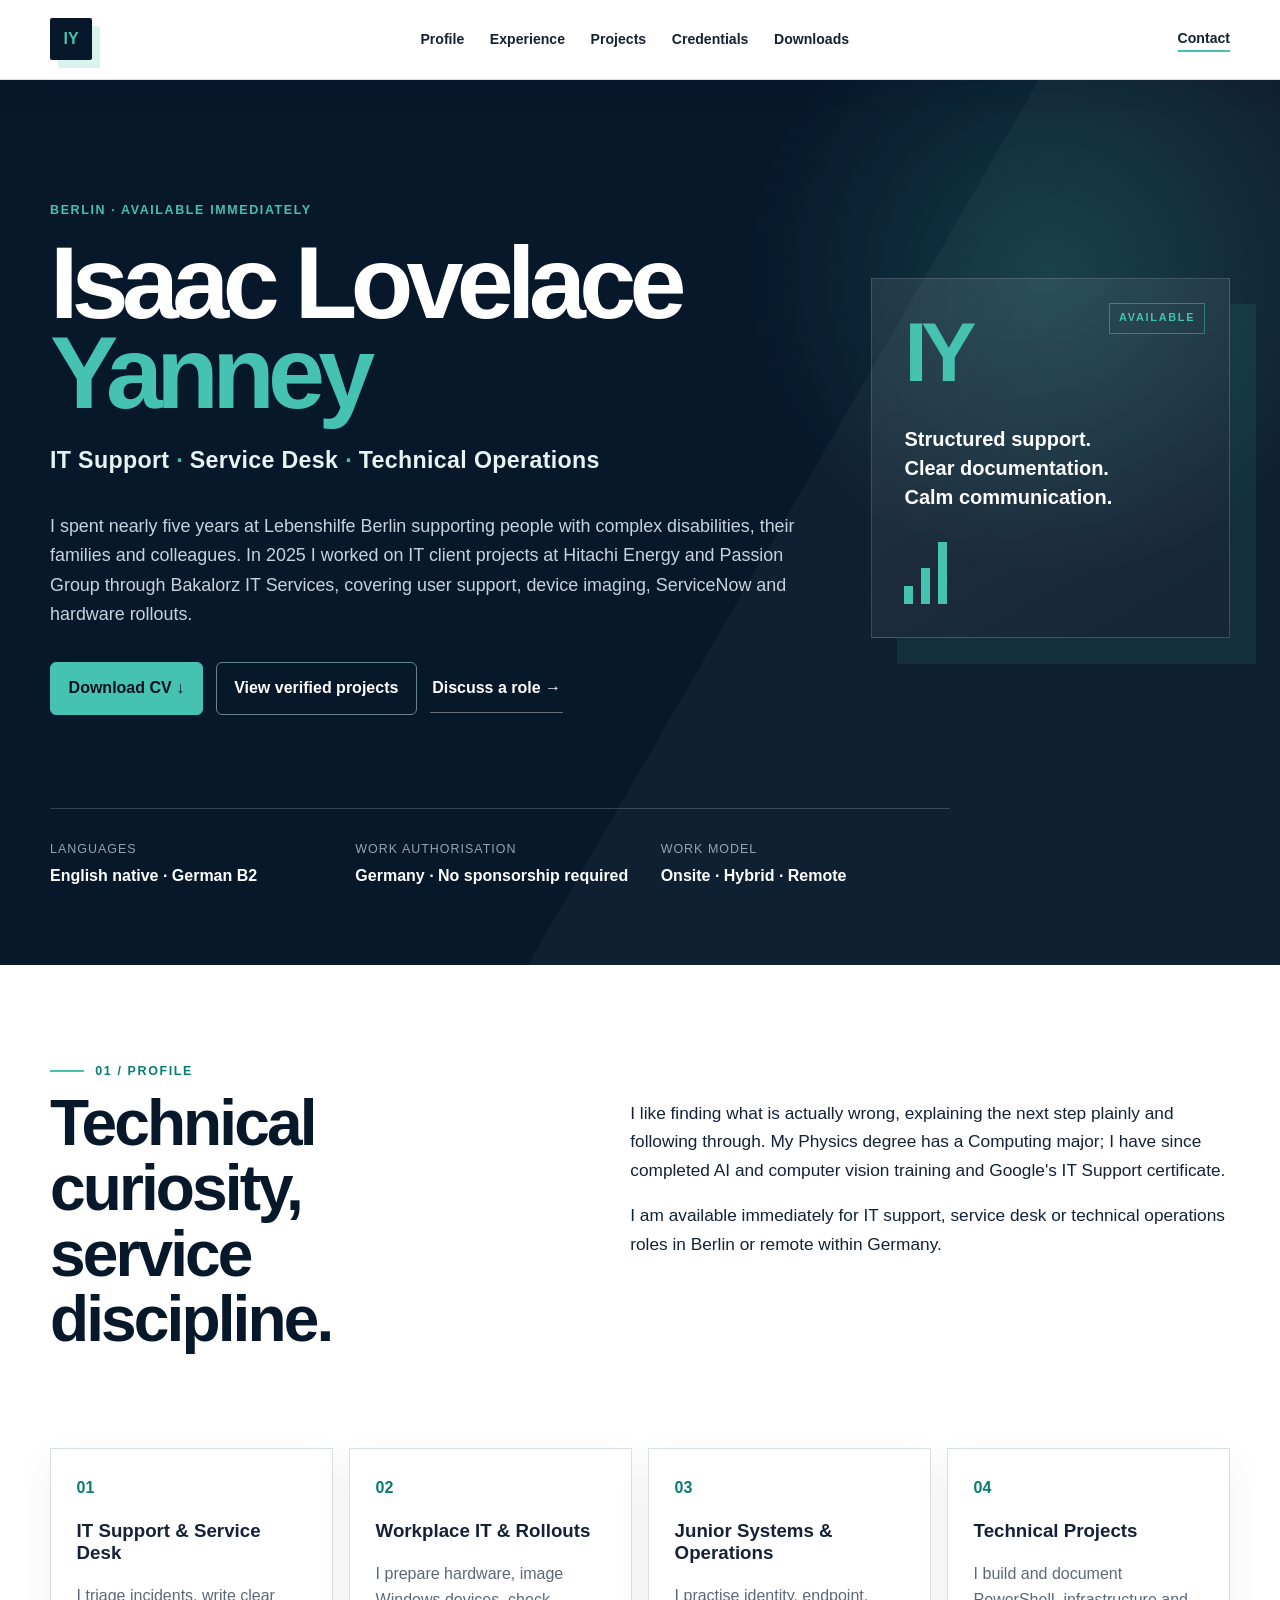
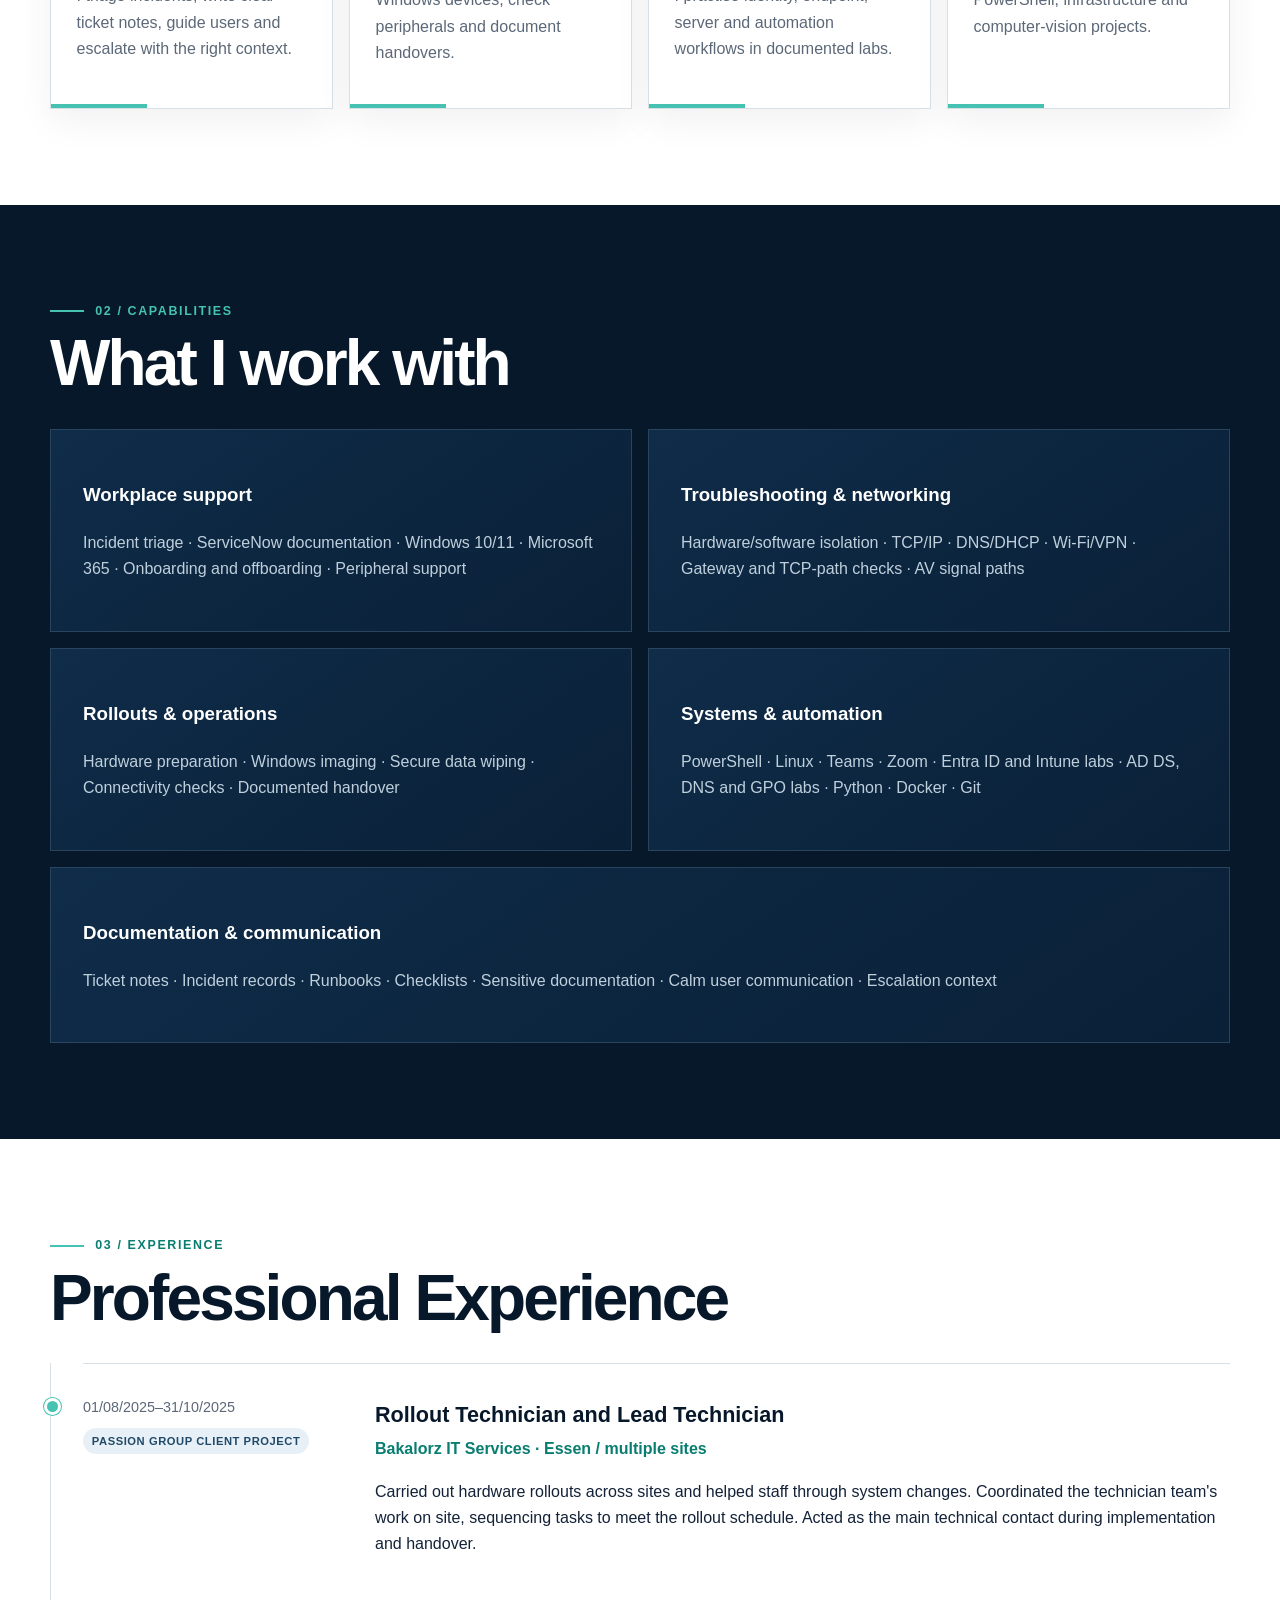
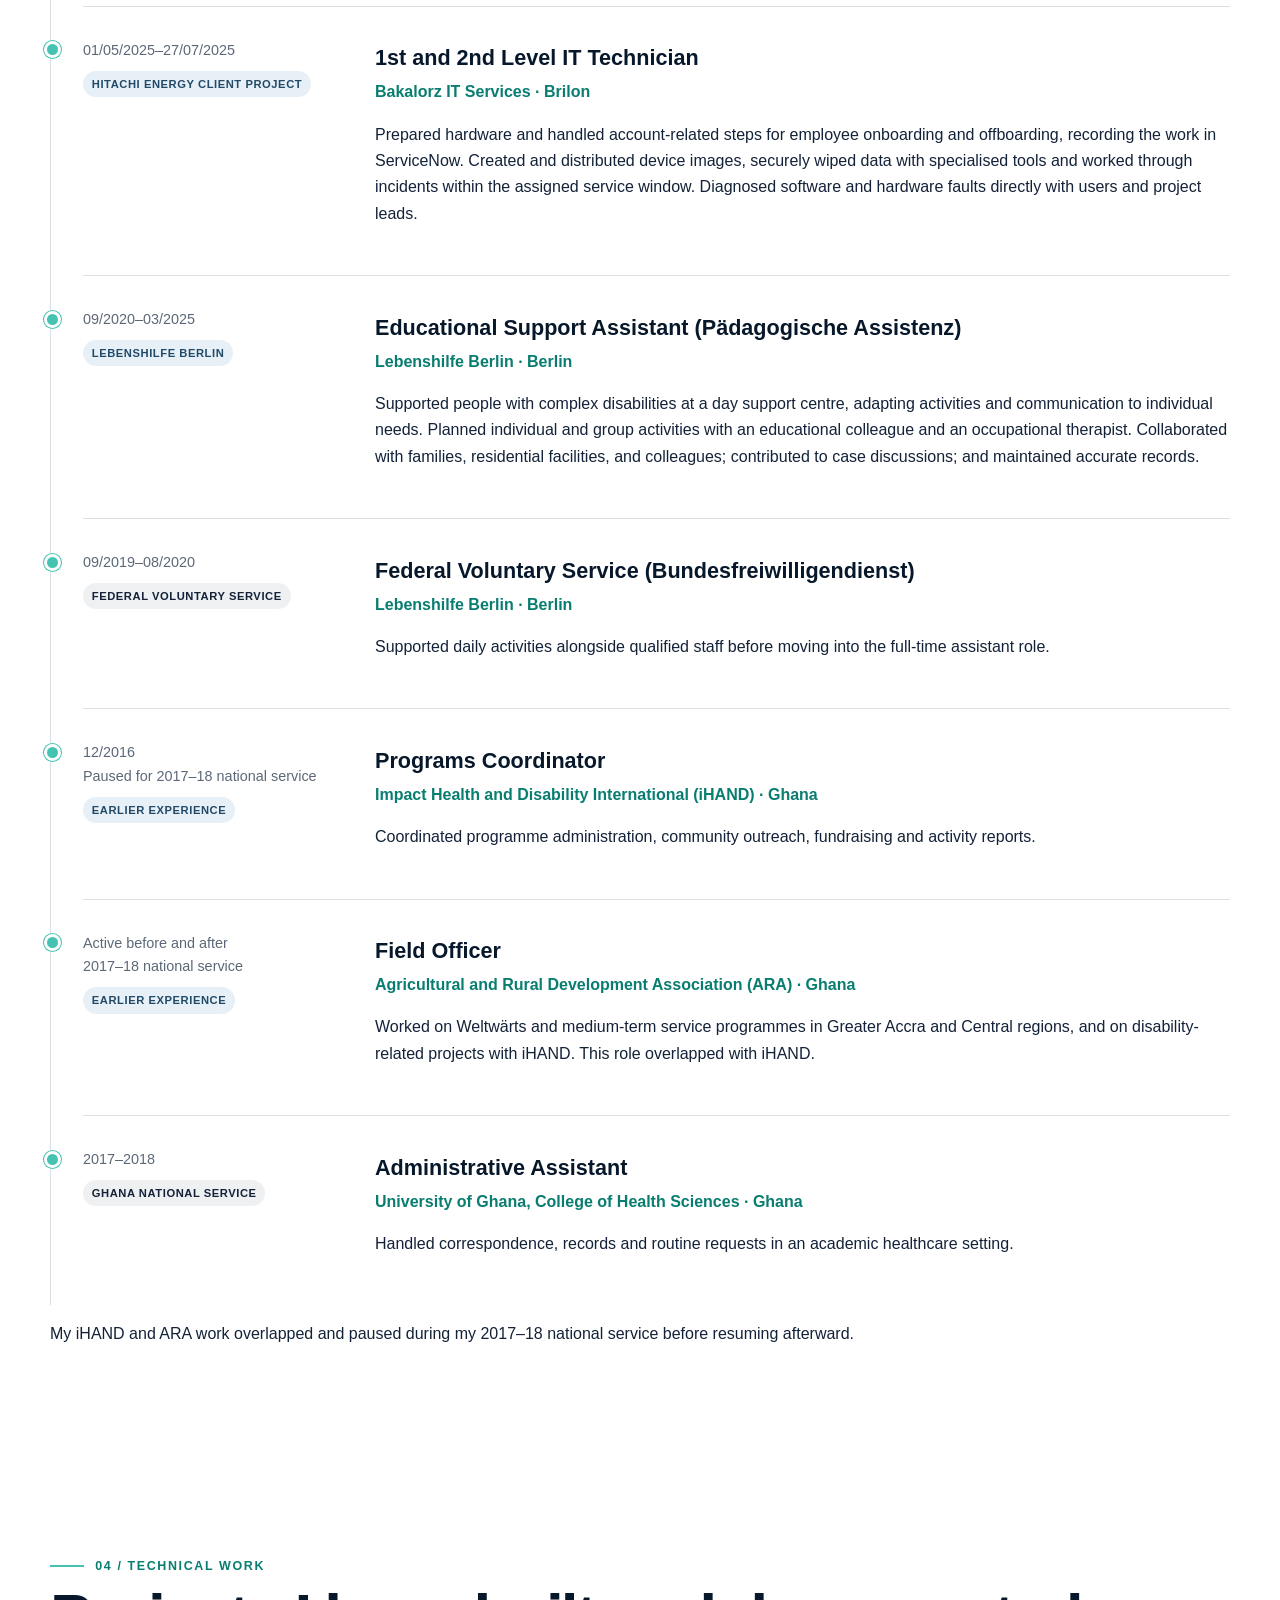
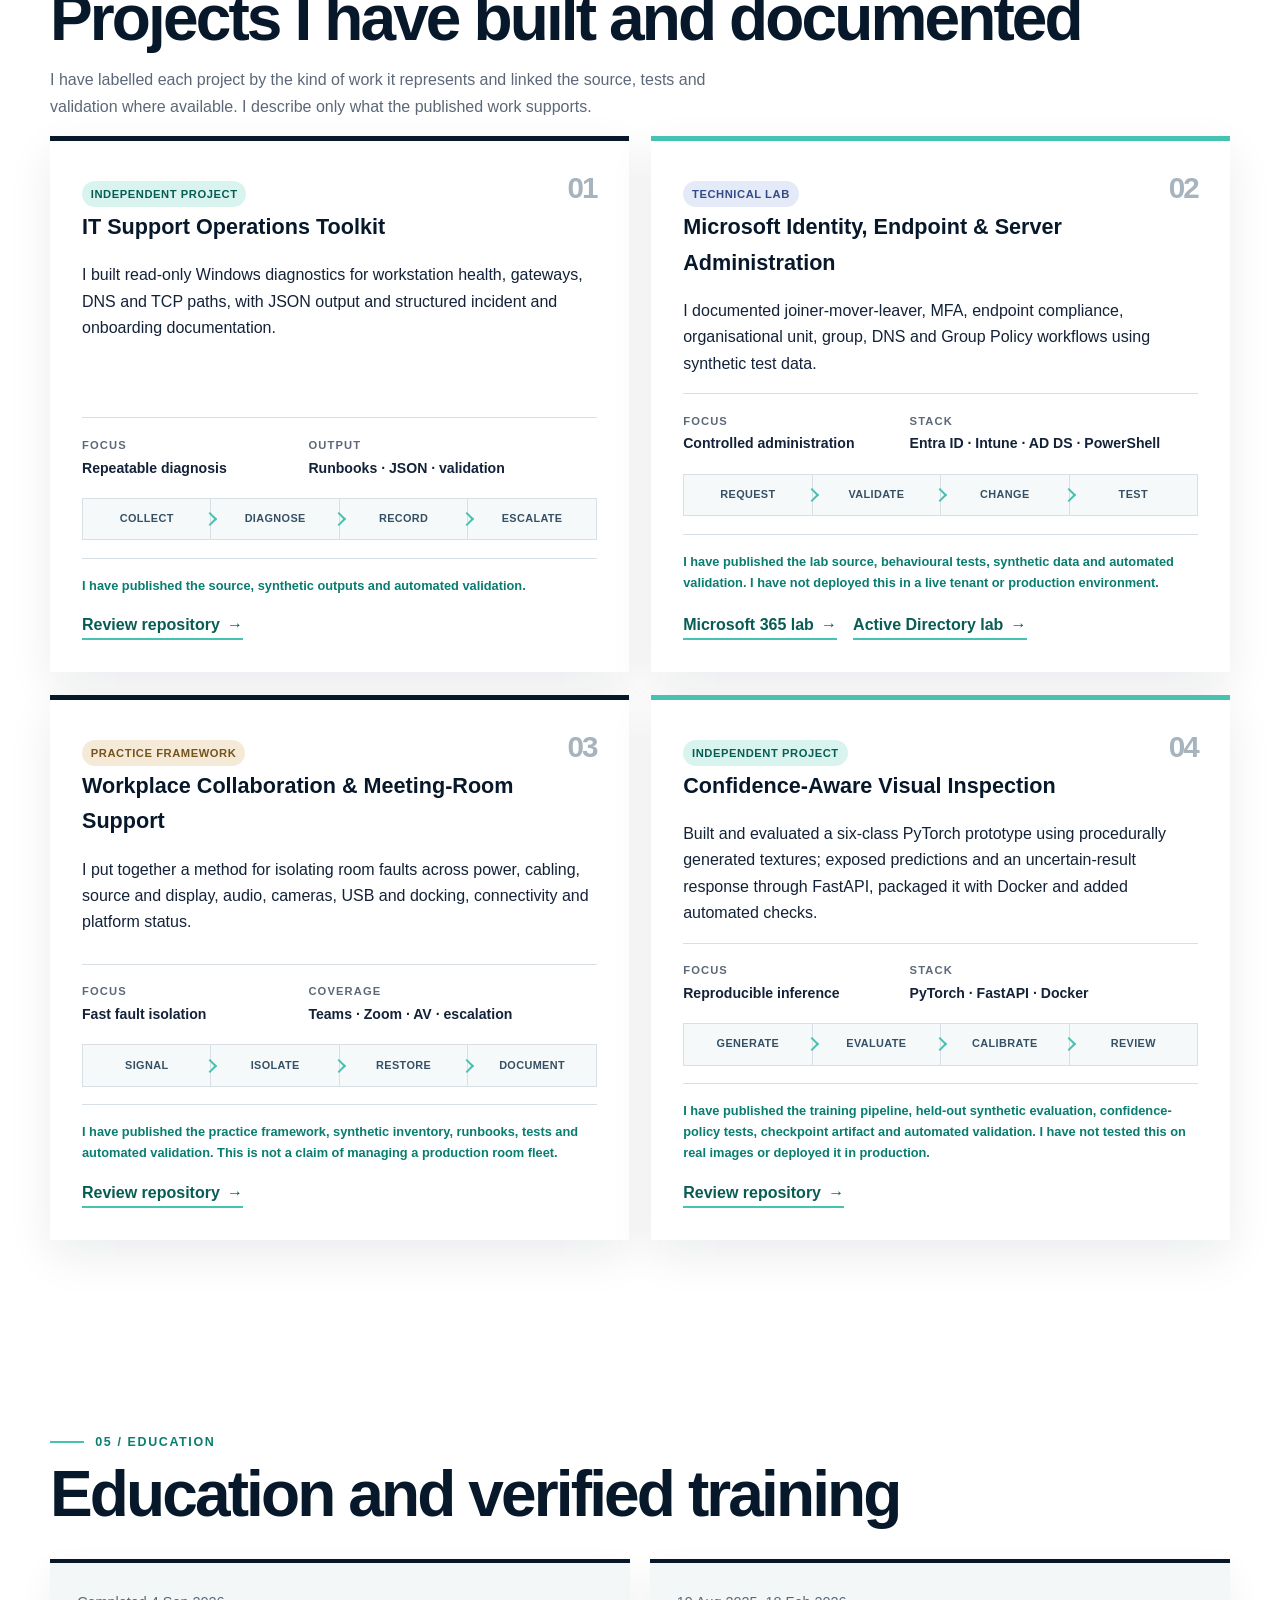
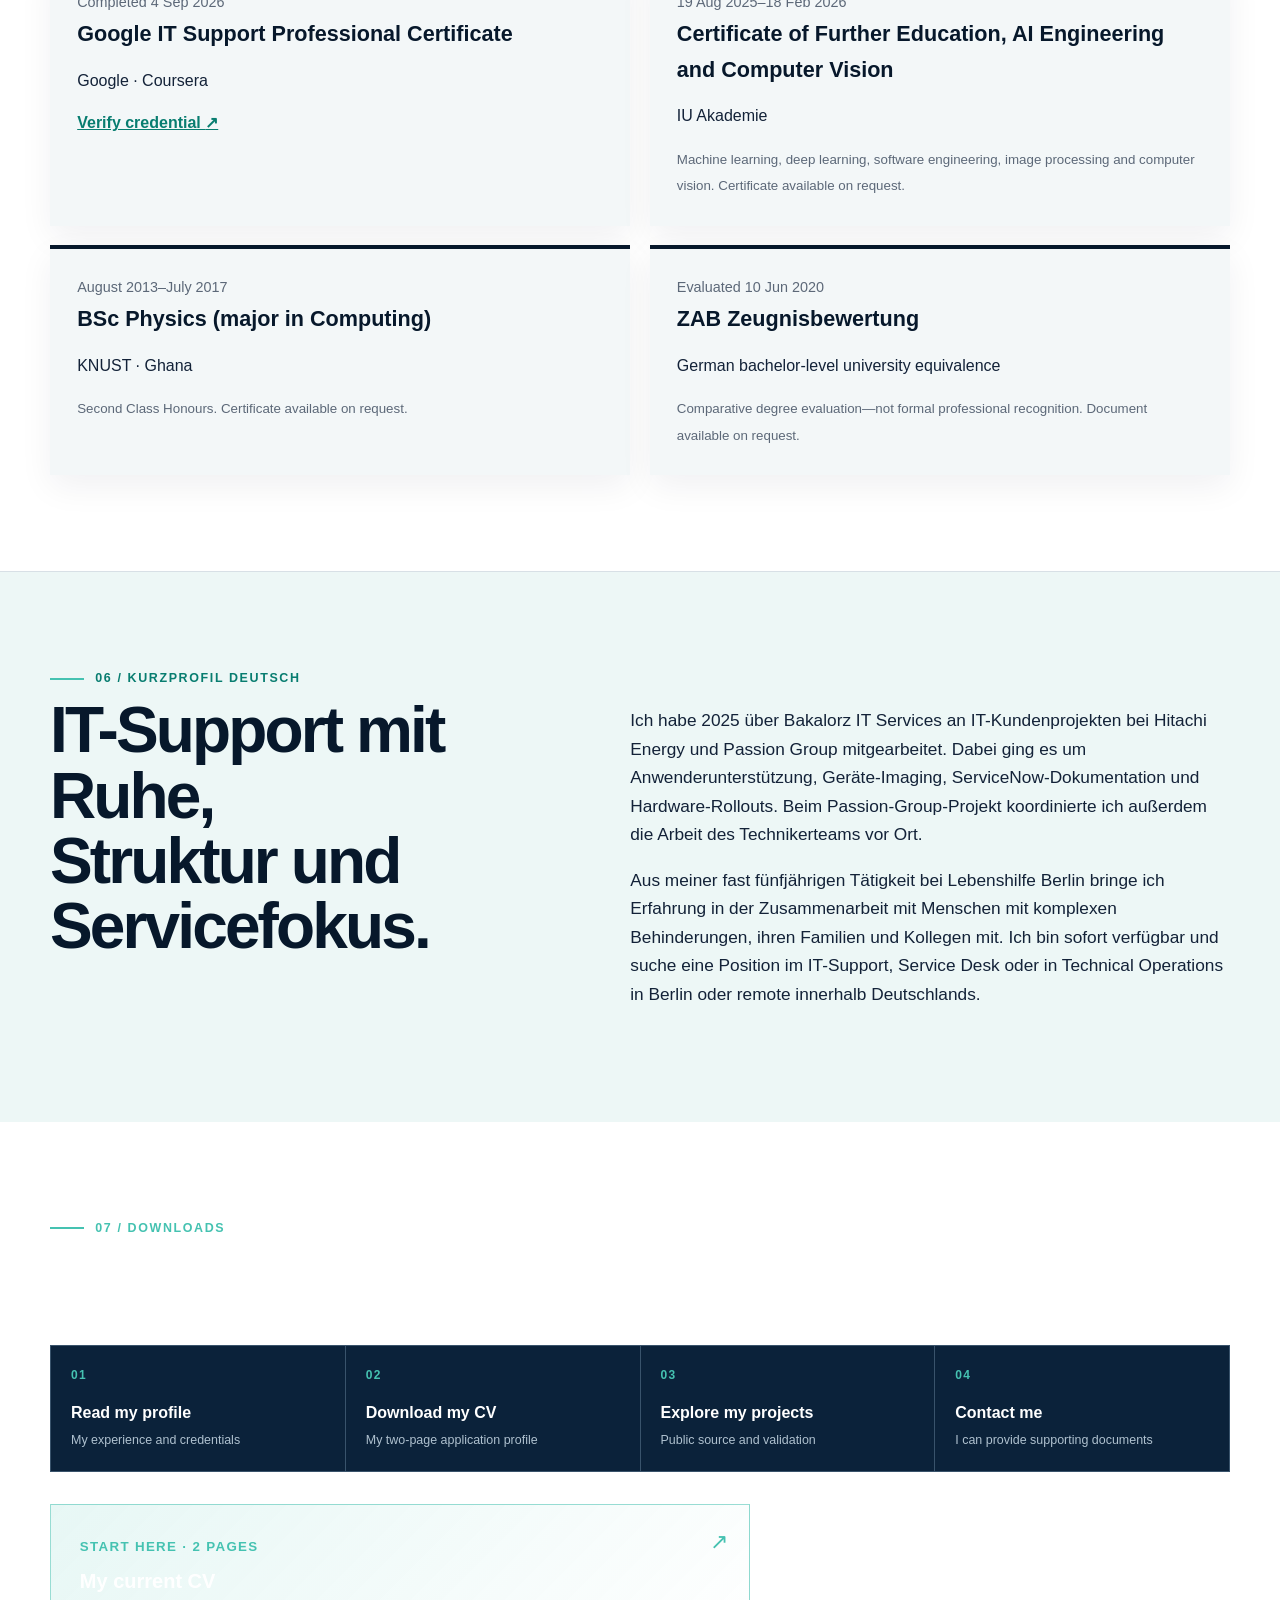
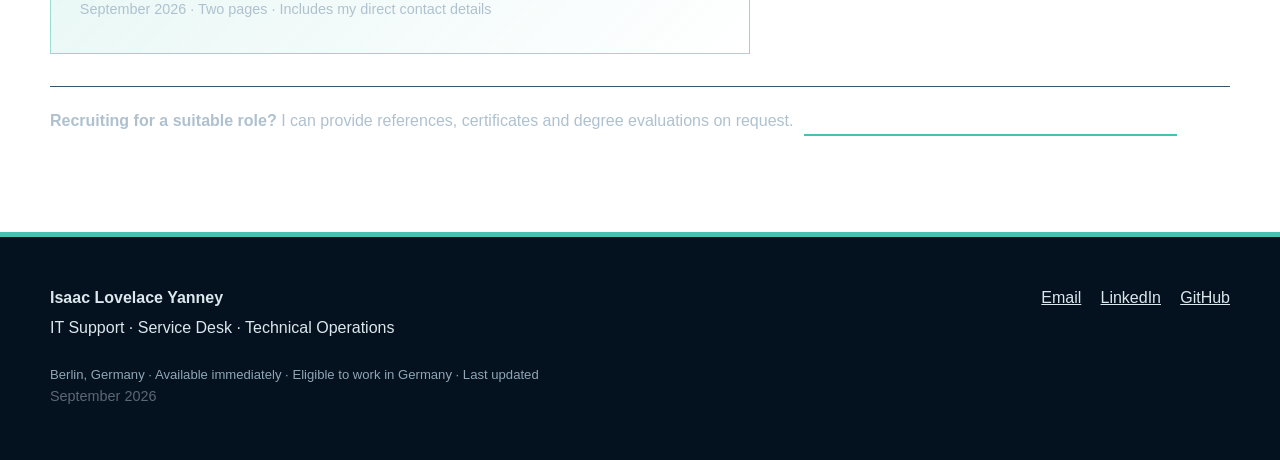
<file: index.html>
<!doctype html>
<html lang="en">
<head>
  <meta charset="utf-8">
  <meta name="viewport" content="width=device-width, initial-scale=1">
  <meta name="description" content="Portfolio of Isaac Lovelace Yanney: IT support, service desk and technical operations.">
  <meta name="theme-color" content="#07182b">
  <link rel="canonical" href="https://isaacyanney.github.io/">
  <meta property="og:type" content="profile">
  <meta property="og:title" content="Isaac Lovelace Yanney | IT Support & Technical Operations">
  <meta property="og:description" content="Berlin-based IT support and technical operations portfolio with verified projects, documented training and recruiter-ready materials.">
  <meta property="og:url" content="https://isaacyanney.github.io/">
  <meta property="og:image" content="https://isaacyanney.github.io/assets/og.png">
  <meta property="og:image:alt" content="Isaac Lovelace Yanney — IT Support, Service Desk and Technical Operations in Berlin">
  <meta property="og:image:width" content="1200">
  <meta property="og:image:height" content="630">
  <meta name="twitter:card" content="summary_large_image">
  <meta name="twitter:title" content="Isaac Lovelace Yanney | IT Support & Technical Operations">
  <meta name="twitter:description" content="Verified projects, documented training and recruiter-ready materials.">
  <meta name="twitter:image" content="https://isaacyanney.github.io/assets/og.png">
  <title>Isaac Lovelace Yanney | IT Support & Technical Operations</title>
  <link rel="icon" href="assets/favicon.svg" type="image/svg+xml">
  <link rel="stylesheet" href="assets/style.css">
</head>
<body>
  <a class="skip" href="#main">Skip to content</a>
  <header class="topbar">
    <a class="monogram" href="#top" aria-label="Isaac Lovelace Yanney, home">IY</a>
    <nav aria-label="Main navigation">
      <a href="#profile">Profile</a><a href="#experience">Experience</a><a href="#projects">Projects</a><a href="#credentials">Credentials</a><a href="#downloads">Downloads</a>
    </nav>
    <a class="contact-link" href="mailto:isaac.yanney23@gmail.com">Contact</a>
    <details class="mobile-menu"><summary aria-label="Open navigation">Menu</summary><nav aria-label="Mobile navigation"><a href="#profile">Profile</a><a href="#experience">Experience</a><a href="#projects">Projects</a><a href="#credentials">Credentials</a><a href="#downloads">Downloads</a></nav></details>
  </header>

  <main id="main">
    <section class="hero" id="top">
      <div class="hero-copy"><div class="eyebrow">Berlin · Available immediately</div>
      <h1>Isaac Lovelace<br><em>Yanney</em></h1>
      <p class="headline">IT Support <span>·</span> Service Desk <span>·</span> Technical Operations</p>
      <p class="intro">I spent nearly five years at Lebenshilfe Berlin supporting people with complex disabilities, their families and colleagues. In 2025 I worked on IT client projects at Hitachi Energy and Passion Group through Bakalorz IT Services, covering user support, device imaging, ServiceNow and hardware rollouts.</p>
      <div class="actions"><a class="button primary" href="assets/downloads/Isaac_Yanney_Public_CV.pdf" target="_blank" rel="noopener">Download CV <span aria-hidden="true">↓</span></a><a class="button" href="#projects">View verified projects</a><a class="text-link" href="mailto:isaac.yanney23@gmail.com">Discuss a role <span aria-hidden="true">→</span></a></div></div>
      <aside class="hero-panel" aria-label="Professional focus"><div class="hero-mark">IY</div><p>Structured support.<br>Clear documentation.<br>Calm communication.</p><div class="signal"><span></span><span></span><span></span></div></aside>
      <dl class="facts"><div><dt>Languages</dt><dd>English native · German B2</dd></div><div><dt>Work authorisation</dt><dd>Germany · No sponsorship required</dd></div><div><dt>Work model</dt><dd>Onsite · Hybrid · Remote</dd></div></dl>
    </section>

    <section class="section" id="profile">
      <div class="section-label">01 / Profile</div>
      <div class="two-col"><h2>Technical curiosity,<br>service discipline.</h2><div><p>I like finding what is actually wrong, explaining the next step plainly and following through. My Physics degree has a Computing major; I have since completed AI and computer vision training and Google's IT Support certificate.</p><p>I am available immediately for IT support, service desk or technical operations roles in Berlin or remote within Germany.</p></div></div>
      <div class="routes" aria-label="Role focus areas"><article><span>01</span><h3>IT Support & Service Desk</h3><p>I triage incidents, write clear ticket notes, guide users and escalate with the right context.</p></article><article><span>02</span><h3>Workplace IT & Rollouts</h3><p>I prepare hardware, image Windows devices, check peripherals and document handovers.</p></article><article><span>03</span><h3>Junior Systems & Operations</h3><p>I practise identity, endpoint, server and automation workflows in documented labs.</p></article><article><span>04</span><h3>Technical Projects</h3><p>I build and document PowerShell, infrastructure and computer-vision projects.</p></article></div>
    </section>

    <section class="section dark" id="capabilities">
      <div class="section-label">02 / Capabilities</div><h2>What I work with</h2>
      <div class="skill-grid"><article><h3>Workplace support</h3><p>Incident triage · ServiceNow documentation · Windows 10/11 · Microsoft 365 · Onboarding and offboarding · Peripheral support</p></article><article><h3>Troubleshooting & networking</h3><p>Hardware/software isolation · TCP/IP · DNS/DHCP · Wi-Fi/VPN · Gateway and TCP-path checks · AV signal paths</p></article><article><h3>Rollouts & operations</h3><p>Hardware preparation · Windows imaging · Secure data wiping · Connectivity checks · Documented handover</p></article><article><h3>Systems & automation</h3><p>PowerShell · Linux · Teams · Zoom · Entra ID and Intune labs · AD DS, DNS and GPO labs · Python · Docker · Git</p></article><article><h3>Documentation & communication</h3><p>Ticket notes · Incident records · Runbooks · Checklists · Sensitive documentation · Calm user communication · Escalation context</p></article></div>
    </section>

    <section class="section" id="experience">
      <div class="section-label">03 / Experience</div><h2>Professional Experience</h2>
      <div class="timeline">
        <article><div><time>01/08/2025–31/10/2025</time><span class="tag formal">Passion Group client project</span></div><div><h3>Rollout Technician and Lead Technician</h3><p class="org">Bakalorz IT Services · Essen / multiple sites</p><p>Carried out hardware rollouts across sites and helped staff through system changes. Coordinated the technician team's work on site, sequencing tasks to meet the rollout schedule. Acted as the main technical contact during implementation and handover.</p></div></article>
        <article><div><time>01/05/2025–27/07/2025</time><span class="tag formal">Hitachi Energy client project</span></div><div><h3>1st and 2nd Level IT Technician</h3><p class="org">Bakalorz IT Services · Brilon</p><p>Prepared hardware and handled account-related steps for employee onboarding and offboarding, recording the work in ServiceNow. Created and distributed device images, securely wiped data with specialised tools and worked through incidents within the assigned service window. Diagnosed software and hardware faults directly with users and project leads.</p></div></article>
        <article><div><time>09/2020–03/2025</time><span class="tag formal">Lebenshilfe Berlin</span></div><div><h3>Educational Support Assistant (Pädagogische Assistenz)</h3><p class="org">Lebenshilfe Berlin · Berlin</p><p>Supported people with complex disabilities at a day support centre, adapting activities and communication to individual needs. Planned individual and group activities with an educational colleague and an occupational therapist. Collaborated with families, residential facilities, and colleagues; contributed to case discussions; and maintained accurate records.</p></div></article>
        <article><div><time>09/2019–08/2020</time><span class="tag service">Federal Voluntary Service</span></div><div><h3>Federal Voluntary Service (Bundesfreiwilligendienst)</h3><p class="org">Lebenshilfe Berlin · Berlin</p><p>Supported daily activities alongside qualified staff before moving into the full-time assistant role.</p></div></article>
        <article><div><time>12/2016<br>Paused for 2017–18 national service</time><span class="tag formal">Earlier Experience</span></div><div><h3>Programs Coordinator</h3><p class="org">Impact Health and Disability International (iHAND) · Ghana</p><p>Coordinated programme administration, community outreach, fundraising and activity reports.</p></div></article>
        <article><div><time>Active before and after<br>2017–18 national service</time><span class="tag formal">Earlier Experience</span></div><div><h3>Field Officer</h3><p class="org">Agricultural and Rural Development Association (ARA) · Ghana</p><p>Worked on Weltwärts and medium-term service programmes in Greater Accra and Central regions, and on disability-related projects with iHAND. This role overlapped with iHAND.</p></div></article>
        <article><div><time>2017–2018</time><span class="tag service">Ghana National Service</span></div><div><h3>Administrative Assistant</h3><p class="org">University of Ghana, College of Health Sciences · Ghana</p><p>Handled correspondence, records and routine requests in an academic healthcare setting.</p></div></article>
      </div>
      <p class="experience-note">My iHAND and ARA work overlapped and paused during my 2017–18 national service before resuming afterward.</p>
    </section>

    <section class="section projects" id="projects">
      <div class="section-label">04 / Technical work</div><h2>Projects I have built and documented</h2><p class="section-intro">I have labelled each project by the kind of work it represents and linked the source, tests and validation where available. I describe only what the published work supports.</p>
      <div class="project-grid"><article><div class="project-head"><span class="tag project">Independent project</span><span class="project-no">01</span></div><h3>IT Support Operations Toolkit</h3><p>I built read-only Windows diagnostics for workstation health, gateways, DNS and TCP paths, with JSON output and structured incident and onboarding documentation.</p><dl class="project-detail"><div><dt>Focus</dt><dd>Repeatable diagnosis</dd></div><div><dt>Output</dt><dd>Runbooks · JSON · validation</dd></div></dl><p class="evidence verified">I have published the source, synthetic outputs and automated validation.</p><a class="project-link" href="https://github.com/isaacyanney/it-support-operations-toolkit">Review repository <span aria-hidden="true">→</span></a></article><article><div class="project-head"><span class="tag lab">Technical lab</span><span class="project-no">02</span></div><h3>Microsoft Identity, Endpoint & Server Administration</h3><p>I documented joiner-mover-leaver, MFA, endpoint compliance, organisational unit, group, DNS and Group Policy workflows using synthetic test data.</p><dl class="project-detail"><div><dt>Focus</dt><dd>Controlled administration</dd></div><div><dt>Stack</dt><dd>Entra ID · Intune · AD DS · PowerShell</dd></div></dl><p class="evidence verified">I have published the lab source, behavioural tests, synthetic data and automated validation. I have not deployed this in a live tenant or production environment.</p><div class="project-links"><a class="project-link" href="https://github.com/isaacyanney/microsoft-365-identity-lab">Microsoft 365 lab <span aria-hidden="true">→</span></a><a class="project-link" href="https://github.com/isaacyanney/active-directory-windows-server-lab">Active Directory lab <span aria-hidden="true">→</span></a></div></article><article><div class="project-head"><span class="tag framework">Practice framework</span><span class="project-no">03</span></div><h3>Workplace Collaboration & Meeting-Room Support</h3><p>I put together a method for isolating room faults across power, cabling, source and display, audio, cameras, USB and docking, connectivity and platform status.</p><dl class="project-detail"><div><dt>Focus</dt><dd>Fast fault isolation</dd></div><div><dt>Coverage</dt><dd>Teams · Zoom · AV · escalation</dd></div></dl><p class="evidence verified">I have published the practice framework, synthetic inventory, runbooks, tests and automated validation. This is not a claim of managing a production room fleet.</p><a class="project-link" href="https://github.com/isaacyanney/workplace-collaboration-meeting-room-support">Review repository <span aria-hidden="true">→</span></a></article><article><div class="project-head"><span class="tag project">Independent project</span><span class="project-no">04</span></div><h3>Confidence-Aware Visual Inspection</h3><p>Built and evaluated a six-class PyTorch prototype using procedurally generated textures; exposed predictions and an uncertain-result response through FastAPI, packaged it with Docker and added automated checks.</p><dl class="project-detail"><div><dt>Focus</dt><dd>Reproducible inference</dd></div><div><dt>Stack</dt><dd>PyTorch · FastAPI · Docker</dd></div></dl><p class="evidence verified">I have published the training pipeline, held-out synthetic evaluation, confidence-policy tests, checkpoint artifact and automated validation. I have not tested this on real images or deployed it in production.</p><a class="project-link" href="https://github.com/isaacyanney/confidence-aware-visual-inspection">Review repository <span aria-hidden="true">→</span></a></article></div>
    </section>

    <section class="section" id="credentials">
      <div class="section-label">05 / Education</div><h2>Education and verified training</h2>
      <div class="credentials"><article><time>Completed 4 Sep 2026</time><h3>Google IT Support Professional Certificate</h3><p>Google · Coursera</p><a href="https://coursera.org/verify/professional-cert/CYENYPW0XA6W" target="_blank" rel="noopener noreferrer">Verify credential <span aria-hidden="true">↗</span></a></article><article><time>19 Aug 2025–18 Feb 2026</time><h3>Certificate of Further Education, AI Engineering and Computer Vision</h3><p>IU Akademie</p><small>Machine learning, deep learning, software engineering, image processing and computer vision. Certificate available on request.</small></article><article><time>August 2013–July 2017</time><h3>BSc Physics (major in Computing)</h3><p>KNUST · Ghana</p><small>Second Class Honours. Certificate available on request.</small></article><article><time>Evaluated 10 Jun 2020</time><h3>ZAB Zeugnisbewertung</h3><p>German bachelor-level university equivalence</p><small>Comparative degree evaluation—not formal professional recognition. Document available on request.</small></article></div>
    </section>

    <section class="section german" lang="de" id="deutsch">
      <div class="section-label">06 / Kurzprofil Deutsch</div><div class="two-col"><h2>IT-Support mit Ruhe,<br>Struktur und Servicefokus.</h2><div><p>Ich habe 2025 über Bakalorz IT Services an IT-Kundenprojekten bei Hitachi Energy und Passion Group mitgearbeitet. Dabei ging es um Anwenderunterstützung, Geräte-Imaging, ServiceNow-Dokumentation und Hardware-Rollouts. Beim Passion-Group-Projekt koordinierte ich außerdem die Arbeit des Technikerteams vor Ort.</p><p>Aus meiner fast fünfjährigen Tätigkeit bei Lebenshilfe Berlin bringe ich Erfahrung in der Zusammenarbeit mit Menschen mit komplexen Behinderungen, ihren Familien und Kollegen mit. Ich bin sofort verfügbar und suche eine Position im IT-Support, Service Desk oder in Technical Operations in Berlin oder remote innerhalb Deutschlands.</p></div></div>
    </section>

    <section class="section downloads" id="downloads">
      <div class="section-label">07 / Downloads</div><h2>My CV and supporting documents</h2>
      <ol class="recruiter-path" aria-label="Suggested way to review my work"><li><span>01</span><strong>Read my profile</strong><small>My experience and credentials</small></li><li><span>02</span><strong>Download my CV</strong><small>My two-page application profile</small></li><li><span>03</span><strong>Explore my projects</strong><small>Public source and validation</small></li><li><span>04</span><strong>Contact me</strong><small>I can provide supporting documents</small></li></ol>
      <div class="download-grid current-documents"><a class="featured-download" href="assets/downloads/Isaac_Yanney_Public_CV.pdf" target="_blank" rel="noopener"><small>Start here · 2 pages</small><strong>My current CV</strong><span>September 2026 · Two pages · Includes my direct contact details</span></a></div>
      <p class="evidence-request"><strong>Recruiting for a suitable role?</strong> I can provide references, certificates and degree evaluations on request. <a href="mailto:isaac.yanney23@gmail.com?subject=Recruitment%20enquiry%20-%20Isaac%20Lovelace%20Yanney">Ask me for documents or arrange an interview <span aria-hidden="true">→</span></a></p>
    </section>
  </main>
  <footer><div><strong>Isaac Lovelace Yanney</strong><p>IT Support · Service Desk · Technical Operations</p></div><div class="footer-links"><a href="mailto:isaac.yanney23@gmail.com">Email</a><a href="https://linkedin.com/in/isaac-lovelace-yanney" rel="me">LinkedIn</a><a href="https://github.com/isaacyanney" rel="me">GitHub</a></div><p class="fine">Berlin, Germany · Available immediately · Eligible to work in Germany · Last updated <time datetime="2026-09">September 2026</time></p></footer>
  <script type="application/ld+json">{"@context":"https://schema.org","@type":"Person","name":"Isaac Lovelace Yanney","url":"https://isaacyanney.github.io/","jobTitle":"IT Support and Technical Operations Professional","homeLocation":{"@type":"Place","name":"Berlin, Germany"},"email":"mailto:isaac.yanney23@gmail.com","sameAs":["https://linkedin.com/in/isaac-lovelace-yanney","https://github.com/isaacyanney"],"alumniOf":{"@type":"CollegeOrUniversity","name":"Kwame Nkrumah University of Science and Technology"},"knowsAbout":["IT support","Service desk","Windows","Microsoft 365","Technical operations","PowerShell","Computer networking"]}</script>
  <script>
    document.querySelectorAll('a[href^="https://"]').forEach(function(link){link.target='_blank';link.rel='noopener noreferrer';});
    var flows=[['Collect','Diagnose','Record','Escalate'],['Request','Validate','Change','Test'],['Signal','Isolate','Restore','Document'],['Generate','Evaluate','Calibrate','Review']];
    document.querySelectorAll('.project-grid>article').forEach(function(card,index){var flow=document.createElement('div');flow.className='evidence-flow';flow.setAttribute('aria-label','Project workflow: '+flows[index].join(', then '));flows[index].forEach(function(label){var node=document.createElement('span');node.textContent=label;flow.appendChild(node);});card.insertBefore(flow,card.querySelector('.evidence'));});
  </script>
</body>
</html>
</file>
<file: assets/style.css>
:root{--navy:#07182b;--navy2:#0e2944;--teal:#45c2b1;--ink:#132238;--muted:#5c6878;--line:#d8e0e6;--paper:#fff;--soft:#f3f7f8;--max:1180px}*{box-sizing:border-box}html{scroll-behavior:smooth}body{margin:0;background:var(--paper);color:var(--ink);font:16px/1.65 Inter,ui-sans-serif,-apple-system,BlinkMacSystemFont,"Segoe UI",sans-serif}a{color:inherit}.skip{position:absolute;left:-9999px}.skip:focus{left:1rem;top:1rem;background:#fff;padding:.7rem 1rem;z-index:20}.topbar{position:sticky;top:0;z-index:10;display:flex;align-items:center;gap:2rem;padding:1rem max(1.25rem,calc((100vw - var(--max))/2));background:rgba(255,255,255,.96);border-bottom:1px solid var(--line);backdrop-filter:blur(12px)}.monogram{display:grid;place-items:center;width:42px;height:42px;border-radius:10px;background:var(--navy);color:var(--teal);font-weight:800;text-decoration:none}.topbar nav{display:flex;gap:1.6rem;margin:auto}.topbar nav a,.contact-link{font-size:.88rem;font-weight:650;text-decoration:none}.topbar nav a:hover,.footer-links a:hover{color:#087d70}.contact-link{border-bottom:2px solid var(--teal)}.hero,.section,footer{padding-left:max(1.25rem,calc((100vw - var(--max))/2));padding-right:max(1.25rem,calc((100vw - var(--max))/2))}.hero{padding-top:7rem;padding-bottom:5rem;background:linear-gradient(135deg,#fff 56%,#edf7f6 56%)}.eyebrow,.section-label{color:#087d70;font-size:.78rem;font-weight:800;letter-spacing:.13em;text-transform:uppercase}.hero h1{max-width:850px;margin:.8rem 0 1rem;color:var(--navy);font-size:clamp(3.3rem,8vw,7.2rem);line-height:.88;letter-spacing:-.065em}.headline{font-size:clamp(1.05rem,2vw,1.45rem);font-weight:700}.headline span{color:var(--teal)}.intro{max-width:790px;margin:2rem 0;font-size:1.12rem;color:#3e4c5d}.actions{display:flex;gap:.8rem;flex-wrap:wrap}.button{display:inline-block;padding:.78rem 1.1rem;border:1px solid var(--navy);border-radius:6px;text-decoration:none;font-weight:750}.button.primary{background:var(--navy);color:#fff}.button:hover{transform:translateY(-1px)}.facts{display:grid;grid-template-columns:repeat(3,1fr);gap:1rem;max-width:900px;margin:3.5rem 0 0}.facts div{border-top:2px solid var(--navy);padding-top:.8rem}.facts dt{color:var(--muted);font-size:.78rem;text-transform:uppercase;letter-spacing:.08em}.facts dd{margin:.2rem 0;font-weight:700}.section{padding-top:6rem;padding-bottom:6rem}.section h2{margin:.6rem 0 2rem;color:var(--navy);font-size:clamp(2.2rem,5vw,4.2rem);line-height:1.02;letter-spacing:-.045em}.two-col{display:grid;grid-template-columns:.9fr 1.1fr;gap:clamp(2rem,7vw,7rem)}.two-col p{font-size:1.08rem}.routes{display:grid;grid-template-columns:repeat(4,1fr);gap:1px;margin-top:4rem;background:var(--line);border:1px solid var(--line)}.routes article{background:#fff;padding:1.6rem}.routes span{color:#087d70;font-weight:800}.routes h3{line-height:1.2}.routes p{color:var(--muted)}.dark{background:var(--navy);color:#dbe7ef}.dark h2,.dark h3{color:#fff}.dark .section-label{color:var(--teal)}.skill-grid{display:grid;grid-template-columns:repeat(2,1fr);gap:1px;background:#31506a}.skill-grid article{padding:2rem;background:var(--navy2)}.skill-grid article:last-child{grid-column:1/-1}.skill-grid p{color:#bfd0dc}.timeline article{display:grid;grid-template-columns:260px 1fr;gap:2rem;padding:2rem 0;border-top:1px solid var(--line)}time{display:block;color:var(--muted);font-size:.9rem}.tag{display:inline-block;margin-top:.5rem;padding:.25rem .55rem;border-radius:99px;font-size:.7rem;font-weight:800;letter-spacing:.05em;text-transform:uppercase}.formal{background:#e7f0f7;color:#214968}.service{background:#eef0f2}.guided{background:#c8f3ec;color:#075d54}.project{background:#d9f4ef;color:#075d54}.lab{background:#e5eaf8;color:#344a89}.framework{background:#f5ead7;color:#75531d}.timeline h3,.training h3,.project-grid h3,.credentials h3{margin:.1rem 0;font-size:1.35rem;color:var(--navy)}.org{margin:.2rem 0 1rem;color:#087d70;font-weight:700}.training{margin-top:3rem;padding:2rem;border:2px solid var(--teal);background:#f4fbfa}.training>div{display:flex;justify-content:space-between;gap:1rem}.projects{background:var(--soft)}.section-intro{max-width:700px;margin-top:-1rem;color:var(--muted)}.project-grid{display:grid;grid-template-columns:repeat(2,1fr);gap:1.2rem}.project-grid article{padding:2rem;background:#fff;border:1px solid var(--line)}.project-grid ul{padding-left:1.2rem;color:#415166}.evidence{margin-top:1.5rem;padding-top:1rem;border-top:1px solid var(--line);font-size:.8rem;color:var(--muted)}.credentials{display:grid;grid-template-columns:repeat(3,1fr);gap:1.2rem}.credentials article{padding:1.7rem;border-top:4px solid var(--navy);background:var(--soft)}.credentials a{color:#087d70;font-weight:700}.credentials small{color:var(--muted)}.german{border-top:1px solid var(--line)}.downloads{background:var(--navy);color:#fff}.downloads h2{color:#fff}.downloads .section-label{color:var(--teal)}.download-grid{display:grid;grid-template-columns:repeat(2,1fr);gap:1rem}.download-grid a{display:flex;flex-direction:column;padding:1.5rem;border:1px solid #39536b;text-decoration:none}.download-grid a:hover{border-color:var(--teal);background:var(--navy2)}.download-grid span{color:#afc1cf;font-size:.9rem}footer{display:grid;grid-template-columns:1fr auto;gap:1rem;padding-top:3rem;padding-bottom:3rem;background:#04111f;color:#dce7ed}footer p{margin:.2rem 0}.footer-links{display:flex;gap:1.2rem}.fine{grid-column:1/-1;color:#91a6b5;font-size:.82rem}.not-found{min-height:100vh;display:grid;place-content:center;padding:2rem}.not-found h1{font-size:clamp(3rem,8vw,6rem);margin:.5rem 0}@media(max-width:800px){.topbar nav{display:none}.contact-link{margin-left:auto}.hero{padding-top:4.5rem;background:#fff}.facts,.routes,.skill-grid,.project-grid,.credentials,.download-grid,.two-col{grid-template-columns:1fr}.skill-grid article:last-child{grid-column:auto}.timeline article{grid-template-columns:1fr;gap:.7rem}.training>div{display:block}.section{padding-top:4rem;padding-bottom:4rem}.hero h1{font-size:clamp(3.3rem,17vw,5.5rem)}footer{grid-template-columns:1fr}.footer-links{flex-wrap:wrap}}
@media print{.topbar,.actions{display:none}.hero,.section{padding:2rem;background:#fff!important;color:#111!important}.hero h1,.section h2,.dark h3{color:#07182b!important}.routes,.skill-grid,.project-grid,.credentials{display:block}.routes article,.skill-grid article,.project-grid article,.credentials article{break-inside:avoid;margin-bottom:1rem;background:#fff;color:#111;border:1px solid #ccc}.skill-grid p{color:#333}footer{display:none}}
@media(prefers-reduced-motion:reduce){html{scroll-behavior:auto}.button:hover{transform:none}}

/* Recruiter-focused refinement */
:focus-visible{outline:3px solid var(--teal);outline-offset:4px}.mobile-menu{display:none}.actions{align-items:center}.text-link{padding:.65rem .15rem;color:#fff;font-weight:750;text-decoration:none;border-bottom:1px solid rgba(255,255,255,.38)}.text-link:hover{border-color:var(--teal);color:var(--teal)}.button,.text-link,.download-grid a{transition:transform .18s ease,border-color .18s ease,background-color .18s ease,color .18s ease}.hero-panel{isolation:isolate}.hero-panel:after{content:"AVAILABLE";position:absolute;right:1.5rem;top:1.5rem;padding:.35rem .55rem;border:1px solid rgba(69,194,177,.5);color:var(--teal);font-size:.68rem;font-weight:850;letter-spacing:.16em}.project-grid article{display:flex;flex-direction:column;min-height:390px}.project-head{display:flex;justify-content:space-between;align-items:start;gap:1rem}.project-no{color:#a7b3bd;font-size:1.85rem;line-height:1;font-weight:800;letter-spacing:-.06em}.project-detail{display:grid;grid-template-columns:1fr 1.35fr;gap:.8rem;margin:auto 0 0;padding:1.1rem 0 0;border-top:1px solid var(--line)}.project-detail div{min-width:0}.project-detail dt{color:var(--muted);font-size:.7rem;font-weight:800;letter-spacing:.1em;text-transform:uppercase}.project-detail dd{margin:.2rem 0 0;color:var(--ink);font-size:.88rem;font-weight:700;line-height:1.45}.evidence{margin-top:1.1rem}.download-grid{grid-template-columns:repeat(6,1fr)}.download-grid a{grid-column:span 2;min-height:135px;justify-content:center}.download-grid .featured-download{grid-column:span 3;min-height:170px;border-color:rgba(69,194,177,.55);background:linear-gradient(135deg,rgba(69,194,177,.13),rgba(255,255,255,.025))}.featured-download small{margin-bottom:.45rem;color:var(--teal);font-weight:800;letter-spacing:.1em;text-transform:uppercase}.featured-download strong{font-size:1.25rem}.download-grid a:last-child{grid-column:3/span 2}.section{scroll-margin-top:72px}.hero{scroll-margin-top:72px}
@media(max-width:980px){.topbar nav{gap:1rem}.topbar nav a{font-size:.8rem}.download-grid{grid-template-columns:repeat(2,1fr)}.download-grid a,.download-grid .featured-download,.download-grid a:last-child{grid-column:auto}.project-grid article{min-height:410px}}
@media(max-width:800px){.topbar>nav,.topbar>.contact-link{display:none}.mobile-menu{display:block;margin-left:auto;position:relative}.mobile-menu summary{cursor:pointer;list-style:none;padding:.55rem .8rem;border:1px solid var(--line);border-radius:4px;font-size:.82rem;font-weight:800}.mobile-menu summary::-webkit-details-marker{display:none}.mobile-menu nav{position:absolute;right:0;top:calc(100% + .7rem);display:grid;width:min(76vw,280px);gap:0;padding:.55rem;background:#fff;border:1px solid var(--line);box-shadow:0 18px 45px rgba(7,24,43,.16)}.mobile-menu nav a{padding:.75rem .8rem;border-bottom:1px solid var(--line);font-size:.9rem}.mobile-menu nav a:last-child{border-bottom:0}.hero-panel{min-height:260px}.hero-panel:after{right:1.2rem;top:1.2rem}.project-grid article{min-height:0}.project-detail{grid-template-columns:1fr 1fr}.download-grid{grid-template-columns:1fr}.actions{align-items:stretch}.actions .button{text-align:center}.text-link{text-align:center;margin-top:.2rem}.section h2{max-width:18ch}}
@media(max-width:420px){.hero h1{font-size:clamp(3rem,16vw,4.2rem)}.project-detail{grid-template-columns:1fr}.facts dd{font-size:.95rem}.topbar{padding-left:1rem;padding-right:1rem}}
@media(prefers-reduced-motion:reduce){.button,.text-link,.routes article,.project-grid article,.download-grid a{transition:none!important}}

/* Premium editorial layer */
body{background:#f7f9fb;background-image:linear-gradient(rgba(7,24,43,.022) 1px,transparent 1px),linear-gradient(90deg,rgba(7,24,43,.022) 1px,transparent 1px);background-size:48px 48px}
.topbar{padding-top:1.15rem;padding-bottom:1.15rem;box-shadow:0 8px 30px rgba(7,24,43,.06)}
.monogram{border-radius:2px;box-shadow:8px 8px 0 #d9f4ef}
.hero{position:relative;display:grid;grid-template-columns:minmax(0,1.35fr) minmax(270px,.65fr);gap:clamp(2rem,6vw,6rem);padding-top:7.5rem;padding-bottom:4.5rem;overflow:hidden;background:var(--navy);color:#fff}
.hero:before{content:"";position:absolute;inset:0;background:radial-gradient(circle at 82% 22%,rgba(69,194,177,.2),transparent 24%),linear-gradient(120deg,transparent 58%,rgba(255,255,255,.035) 58%)}
.hero-copy,.hero-panel,.facts{position:relative;z-index:1}.hero .eyebrow{color:var(--teal)}.hero h1{color:#fff;margin-top:1.1rem;font-weight:780}.hero h1 em{font-style:normal;color:var(--teal)}.hero .headline{color:#e7f4f3;letter-spacing:.015em}.hero .intro{color:#c6d3dd;max-width:760px}.hero .button{border-color:#6a8295;color:#fff}.hero .button.primary{background:var(--teal);border-color:var(--teal);color:#04111f}.hero-panel{align-self:center;min-height:360px;padding:2rem;display:flex;flex-direction:column;justify-content:space-between;border:1px solid rgba(255,255,255,.16);background:linear-gradient(150deg,rgba(255,255,255,.09),rgba(255,255,255,.025));box-shadow:26px 26px 0 rgba(69,194,177,.09)}.hero-mark{font-size:5.2rem;line-height:1;font-weight:850;letter-spacing:-.08em;color:var(--teal)}.hero-panel p{font-size:1.25rem;line-height:1.45;font-weight:650}.signal{display:flex;gap:.5rem;align-items:end}.signal span{display:block;width:9px;background:var(--teal)}.signal span:nth-child(1){height:18px}.signal span:nth-child(2){height:36px}.signal span:nth-child(3){height:62px}.facts{grid-column:1/-1;margin-top:1rem;padding:1.1rem 0 0;border-top:1px solid rgba(255,255,255,.18)}.facts div{border:0}.facts dt{color:#8fa5b5}.facts dd{color:#fff}.section{background:#fff}.section-label{display:flex;align-items:center;gap:.7rem}.section-label:before{content:"";width:34px;height:2px;background:var(--teal)}.two-col h2{position:relative}.routes{gap:1rem;background:transparent;border:0}.routes article{position:relative;border:1px solid var(--line);box-shadow:0 12px 35px rgba(7,24,43,.06);transition:transform .2s ease,border-color .2s ease}.routes article:hover{transform:translateY(-5px);border-color:var(--teal)}.routes article:after{content:"";position:absolute;left:0;bottom:0;width:34%;height:4px;background:var(--teal)}.dark{background:var(--navy)}.skill-grid{gap:1rem;background:transparent}.skill-grid article{border:1px solid #29455d;background:linear-gradient(145deg,#0f2c49,#0a2037)}.timeline{border-left:1px solid var(--line);padding-left:2rem}.timeline article{position:relative}.timeline article:before{content:"";position:absolute;width:11px;height:11px;border:3px solid #fff;border-radius:50%;background:var(--teal);left:-2.42rem;top:2.15rem;box-shadow:0 0 0 1px var(--teal)}.training{position:relative;border:0;border-left:5px solid var(--teal);box-shadow:0 18px 45px rgba(7,24,43,.09)}.project-grid{gap:1.4rem}.project-grid article{position:relative;border:0;border-top:5px solid var(--navy);box-shadow:0 16px 42px rgba(7,24,43,.08);transition:transform .2s ease}.project-grid article:hover{transform:translateY(-4px)}.project-grid article:nth-child(2),.project-grid article:nth-child(4){border-top-color:var(--teal)}.credentials article{box-shadow:0 12px 32px rgba(7,24,43,.06)}.download-grid a{position:relative;padding:1.8rem;background:rgba(255,255,255,.025)}.download-grid a:after{content:"↗";position:absolute;right:1.3rem;top:1.2rem;color:var(--teal);font-size:1.35rem}.german{background:#edf7f6}.german h2{max-width:520px}footer{border-top:5px solid var(--teal)}
@media(max-width:800px){.hero{grid-template-columns:1fr;padding-top:5rem}.hero-panel{min-height:240px}.facts{grid-column:auto}.timeline{padding-left:1.3rem}.timeline article:before{left:-1.72rem}.routes{gap:.8rem}}

/* Final cascade: responsive document hierarchy and motion preferences */
.download-grid{grid-template-columns:repeat(6,1fr)}.download-grid a{grid-column:span 2}.download-grid .featured-download{grid-column:span 3}.download-grid a:last-child{grid-column:3/span 2}
@media(max-width:980px){.download-grid{grid-template-columns:repeat(2,1fr)}.download-grid a,.download-grid .featured-download,.download-grid a:last-child{grid-column:auto}}
@media(max-width:800px){.download-grid{grid-template-columns:1fr}}
@media(prefers-reduced-motion:reduce){.button,.text-link,.routes article,.project-grid article,.download-grid a{transition:none!important}.routes article:hover,.project-grid article:hover{transform:none}}

.credentials{grid-template-columns:repeat(2,1fr)}.download-grid a:last-child{grid-column:span 2}
@media(max-width:800px){.credentials{grid-template-columns:1fr}.download-grid a:last-child{grid-column:auto}}

.evidence.verified{color:#087d70;font-weight:700}
.project-link{display:inline-flex;align-items:center;gap:.45rem;width:max-content;margin-top:.2rem;color:#075d54;font-weight:800;text-decoration:none;border-bottom:2px solid var(--teal)}
.project-link:hover{color:var(--navy)}
.project-links{display:flex;flex-wrap:wrap;gap:.65rem 1rem;margin-top:.2rem}

/* Public recruiter pathway */
.recruiter-path{display:grid;grid-template-columns:repeat(4,1fr);gap:1px;margin:0 0 2rem;padding:1px;list-style:none;background:#39536b}.recruiter-path li{display:flex;flex-direction:column;min-height:125px;padding:1.25rem;background:#0b223a}.recruiter-path li>span{color:var(--teal);font-size:.75rem;font-weight:850;letter-spacing:.12em}.recruiter-path strong{margin-top:auto;font-size:1rem}.recruiter-path small{margin-top:.25rem;color:#afc1cf;font-size:.78rem}.downloads .download-grid{grid-template-columns:repeat(2,1fr)}.downloads .download-grid a,.downloads .download-grid .featured-download,.downloads .download-grid a:last-child{grid-column:auto;min-height:150px}.evidence-request{margin:2rem 0 0;padding-top:1.3rem;border-top:1px solid #39536b;color:#afc1cf}.evidence-request a{display:inline-block;margin-left:.35rem;color:#fff;font-weight:750;text-decoration:none;border-bottom:2px solid var(--teal)}
@media(max-width:800px){.recruiter-path,.downloads .download-grid{grid-template-columns:1fr 1fr}.recruiter-path li{min-height:110px}}
@media(max-width:520px){.recruiter-path,.downloads .download-grid{grid-template-columns:1fr}.recruiter-path li{min-height:0}.recruiter-path strong{margin-top:.75rem}.evidence-request a{margin:.6rem 0 0}}

.evidence-flow{display:grid;grid-template-columns:repeat(4,1fr);gap:1px;margin:1.25rem 0 0;padding:1px;background:var(--line)}.evidence-flow span{position:relative;padding:.7rem .45rem;background:#f5f9fa;color:#355064;font-size:.68rem;font-weight:800;text-align:center;text-transform:uppercase;letter-spacing:.035em}.evidence-flow span:not(:last-child):after{content:"";position:absolute;right:-5px;top:50%;z-index:1;width:8px;height:8px;border-top:2px solid var(--teal);border-right:2px solid var(--teal);transform:translateY(-50%) rotate(45deg)}
@media(max-width:420px){.evidence-flow{grid-template-columns:repeat(2,1fr)}.evidence-flow span:nth-child(2):after{display:none}}
.downloads .current-documents{grid-template-columns:minmax(0,700px)}
.downloads .current-documents a,.downloads .current-documents .featured-download{grid-column:auto;min-height:160px}
@media(max-width:800px){.downloads .current-documents{grid-template-columns:1fr}.downloads .current-documents a,.downloads .current-documents .featured-download{min-height:0}.project-grid article{padding:1.35rem}.project-head{align-items:center}.project-detail{gap:.55rem;padding-top:.85rem}.evidence-flow{margin-top:1rem}.project-grid h3{font-size:1.2rem}.project-grid article>p{margin:.65rem 0}.evidence-request strong{display:block;color:#fff;margin-bottom:.25rem}}
</file>
